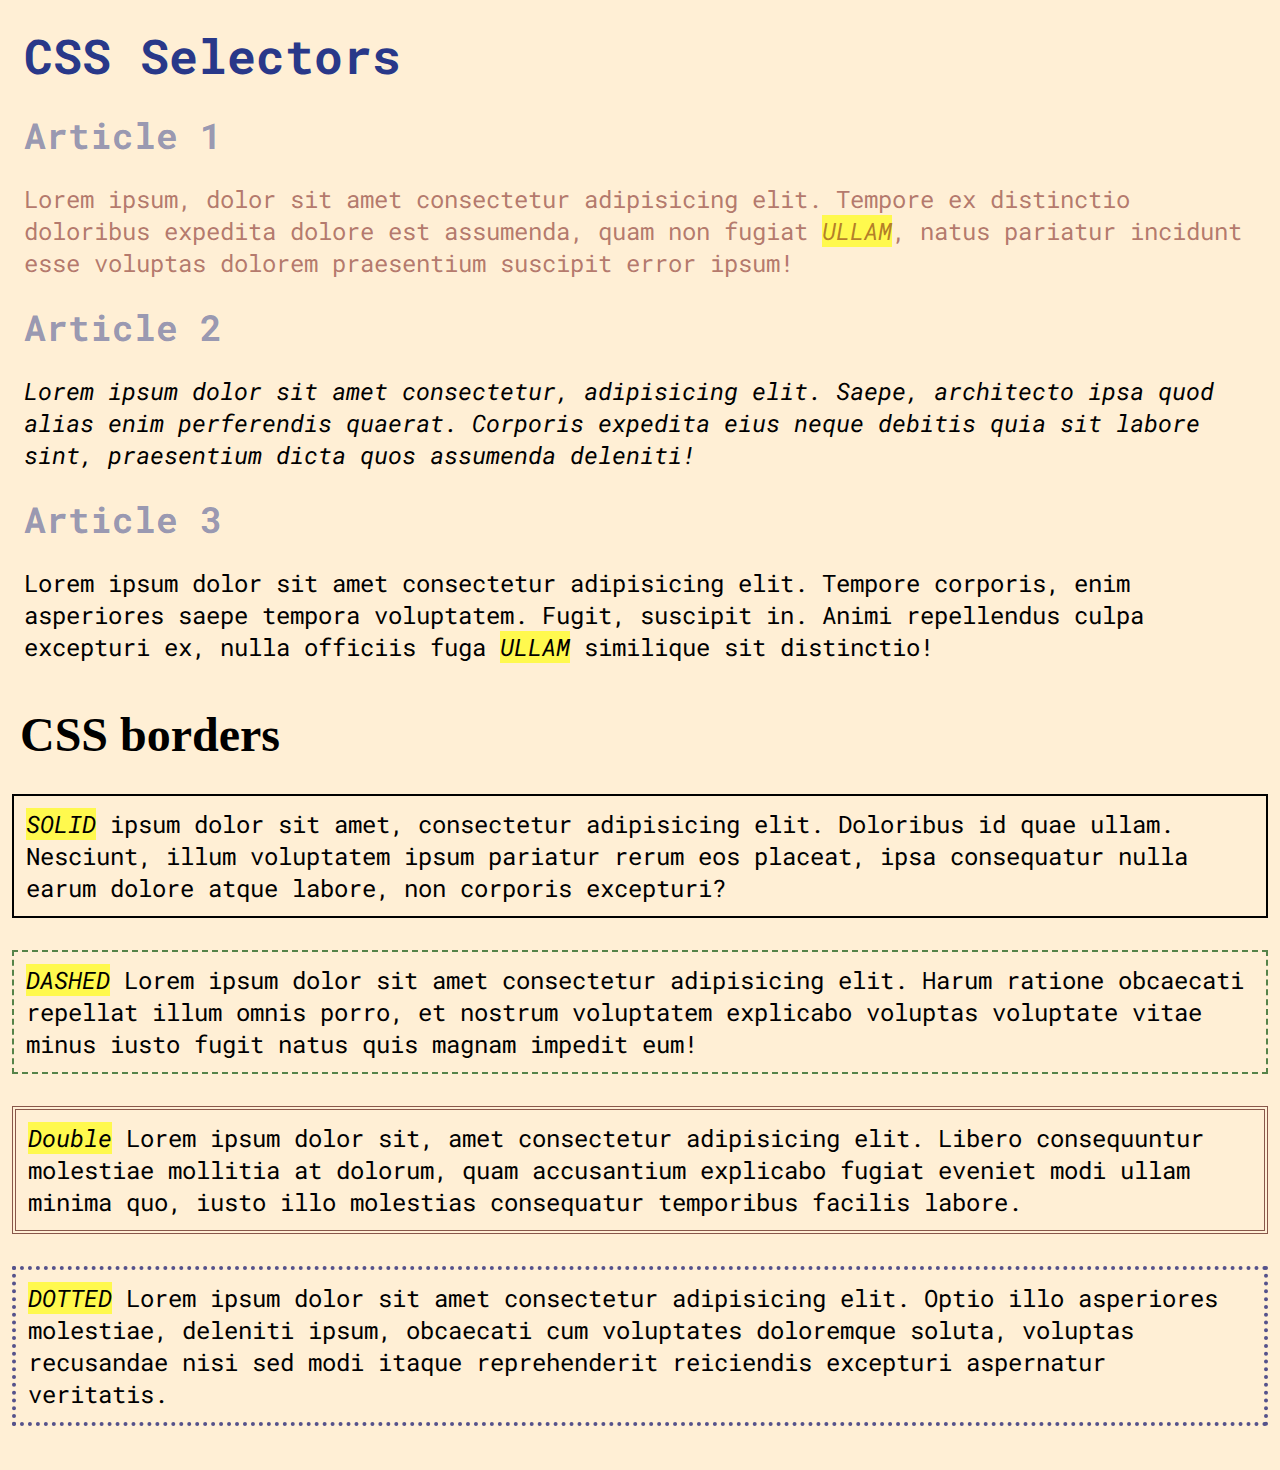
<file: 01-Selectors-Borders-BG/index.html>
<!DOCTYPE html>
<html lang="en">

<head>
    <meta charset="UTF-8">
    <meta name="viewport" content="width=device-width, initial-scale=1.0">
    <title>Document</title>
    <link rel="stylesheet" href="css/01-styles.css">
</head>

<body>
    <header>
        <h1 class="title">
            CSS Selectors
        </h1>
    </header>
    <section class="section-01">
        <h2 class="title-1">
            Article 1
        </h2>
        <p>
            Lorem ipsum, dolor sit amet consectetur adipisicing elit. Tempore ex distinctio doloribus expedita dolore
            est assumenda, quam non fugiat <span class="spam-sec-01">ullam</span>, natus pariatur incidunt esse voluptas
            dolorem praesentium suscipit
            error ipsum!
        </p>
    </section>
    <section class="section-02">
        <h2 class="title-2">
            Article 2
        </h2>
        <p>Lorem ipsum dolor sit amet consectetur, adipisicing elit. Saepe, architecto ipsa quod alias enim perferendis
            quaerat. Corporis expedita eius neque debitis quia sit labore sint, praesentium dicta quos assumenda
            deleniti!
        </p>
    </section>
    <section class="section-03">
        <h2 class="title-3">
            Article 3
        </h2>
        <p>Lorem ipsum dolor sit amet consectetur adipisicing elit. Tempore corporis, enim asperiores saepe tempora
            voluptatem. Fugit, suscipit in. Animi repellendus culpa excepturi ex, nulla officiis fuga <span class="spam-sec-03
            ">ullam</span> similique
            sit distinctio!
        </p>
    </section>
    <section class="section-04">
        <h1 class="css-border-title">
            CSS borders
        </h1>
        <p>
            <span class="span-border">SOLID</span> ipsum dolor sit amet, consectetur adipisicing elit. Doloribus id quae
            ullam. Nesciunt, illum
            voluptatem ipsum pariatur rerum eos placeat, ipsa consequatur nulla earum dolore atque labore, non corporis
            excepturi?
        </p>
        <p><span class="span-border">DASHED</span> Lorem ipsum dolor sit amet consectetur adipisicing elit. Harum
            ratione obcaecati repellat illum omnis porro,
            et nostrum voluptatem explicabo voluptas voluptate vitae minus iusto fugit natus quis magnam impedit eum!
        </p>
        <p><span class="span-border">Double</span> Lorem ipsum dolor sit, amet consectetur adipisicing elit. Libero
            consequuntur molestiae mollitia at dolorum,
            quam accusantium explicabo fugiat eveniet modi ullam minima quo, iusto illo molestias consequatur temporibus
            facilis labore.
        </p>
        <p><span class="span-border">DOTTED</span> Lorem ipsum dolor sit amet consectetur adipisicing elit. Optio illo
            asperiores molestiae, deleniti ipsum,
            obcaecati cum voluptates doloremque soluta, voluptas recusandae nisi sed modi itaque reprehenderit
            reiciendis excepturi aspernatur veritatis.
        </p>
    </section>
</body>

</html>
</file>
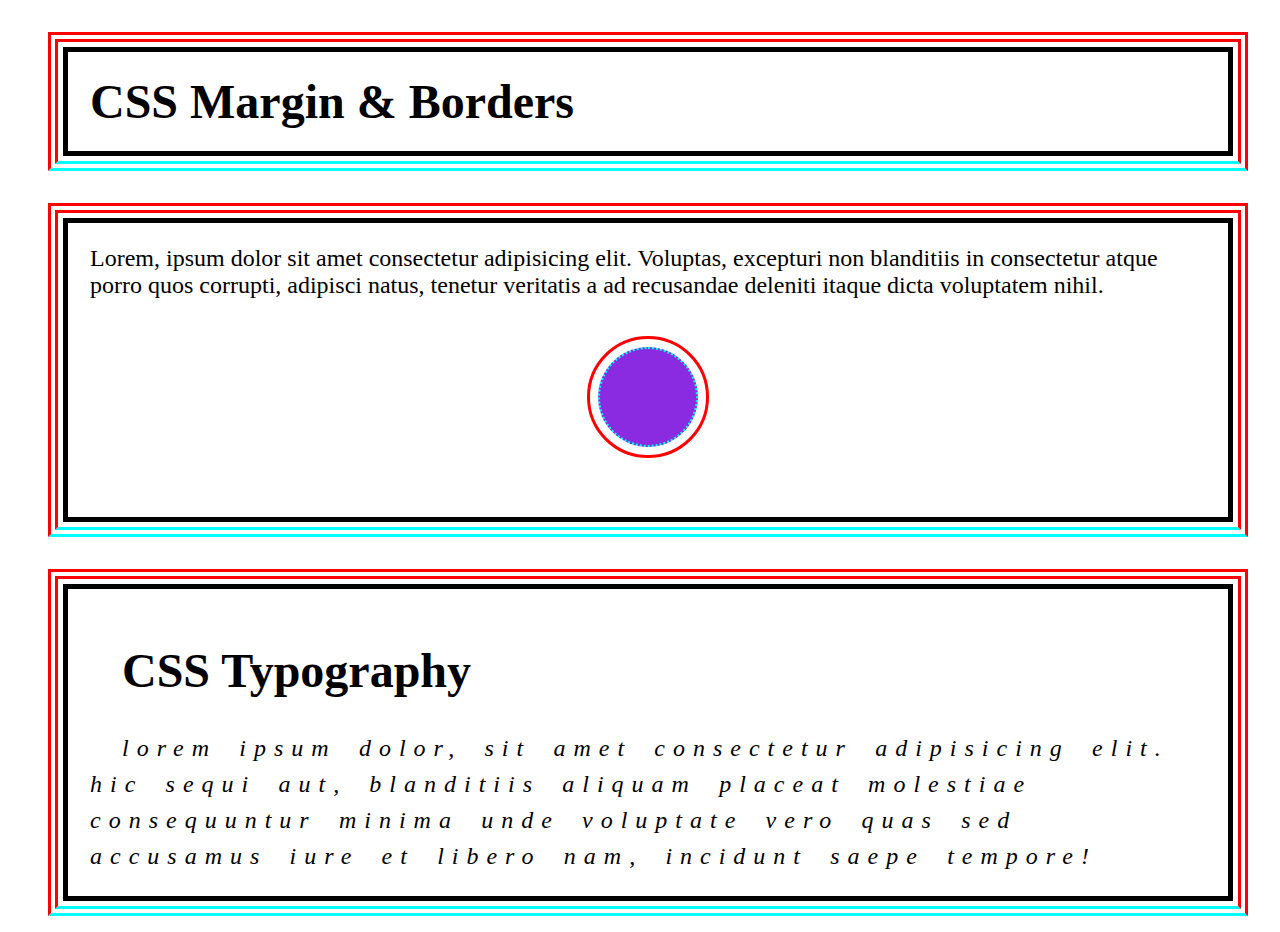
<file: 02-Outline-margin-border/index.html>
<!DOCTYPE html>
<html lang="en">

<head>
    <meta charset="UTF-8">
    <meta name="viewport" content="width=device-width, initial-scale=1.0">
    <title>Document</title>
    <link rel="stylesheet" href="css/02-styles.css">
</head>

<body>
    <header class="container">
        <h1 class="title">
            CSS Margin & Borders
        </h1>
    </header>
    <article class="container">
        <p>Lorem, ipsum dolor sit amet consectetur adipisicing elit. Voluptas, excepturi non blanditiis in consectetur
            atque porro quos corrupti, adipisci natus, tenetur veritatis a ad recusandae deleniti itaque dicta
            voluptatem nihil.
        </p>
        <div class="circle">
        </div>
    </article>
    <section class="container">

        <h1>CSS Typography</h1>
        <p>Lorem ipsum dolor, sit amet consectetur adipisicing elit. Hic sequi aut, blanditiis aliquam placeat molestiae
            consequuntur minima unde voluptate vero quas sed accusamus iure et libero nam, incidunt saepe tempore!
        </p>
    </section>
</body>

</html>
</file>
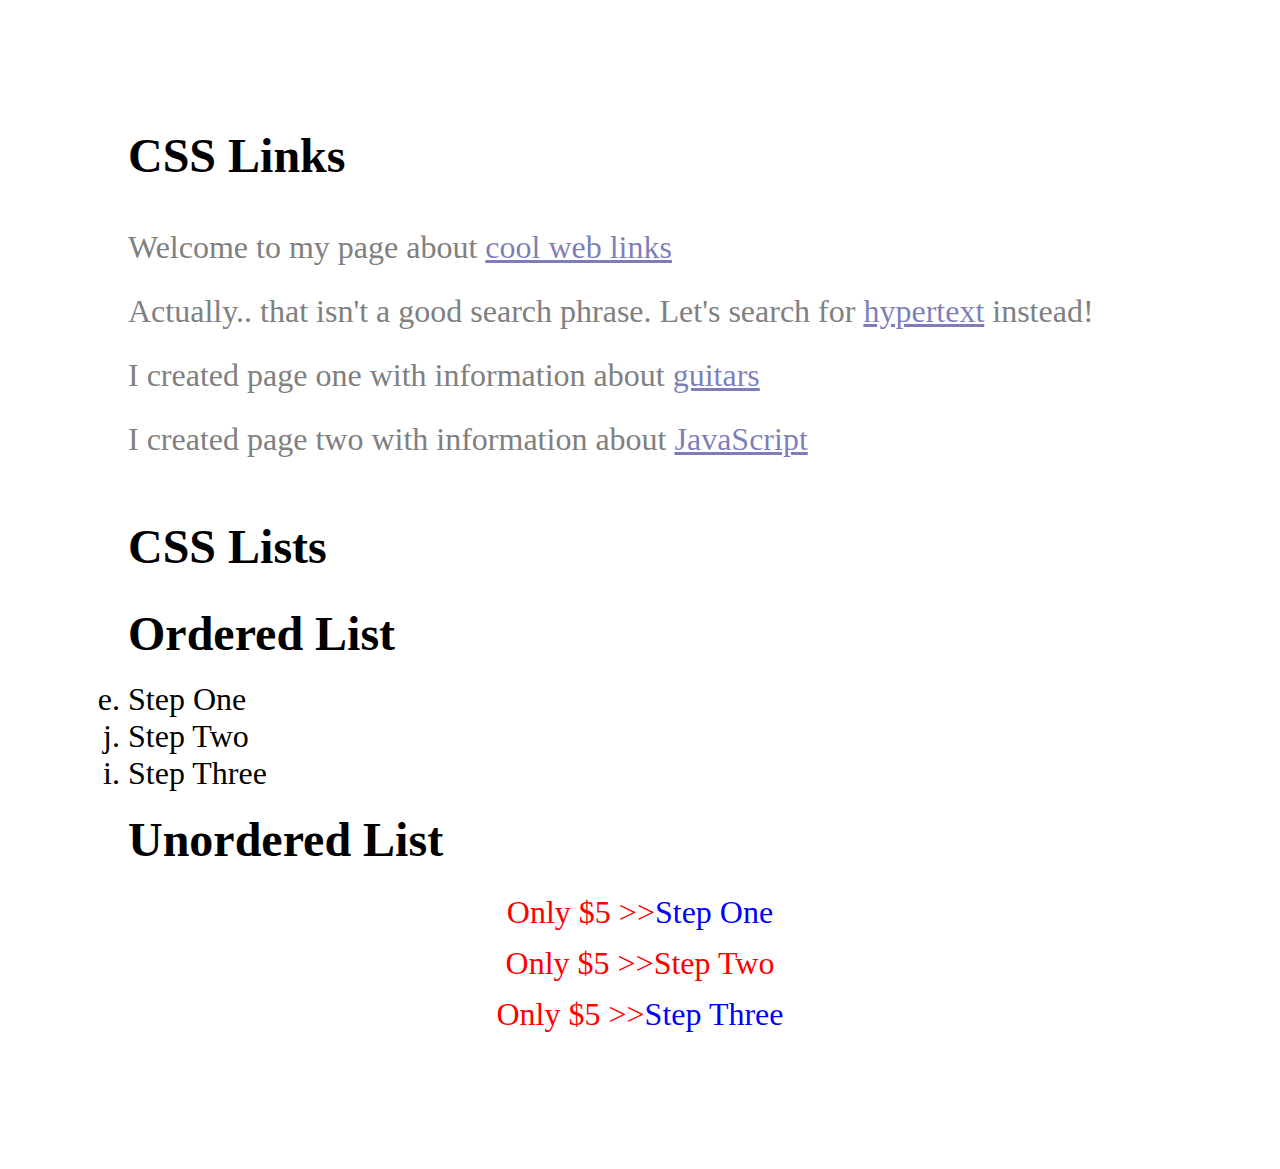
<file: 03-Links-list-style/index.html>
<!DOCTYPE html>
<html lang="en">

<head>
    <meta charset="UTF-8">
    <meta name="viewport" content="width=device-width, initial-scale=1.0">
    <title>CSS Links and List</title>
    <link rel="stylesheet" href="css/03-styles.css">
</head>

<body>
    <section>
        <h1 class="css-title">
            CSS Links
        </h1>
        <p> Welcome to my page about <a href="https://www.google.com/search?q=+web+links">cool web links</a></p>
        <p>Actually.. that isn't a good search phrase. Let's search for <a
                href="https://www.google.com/search?q=hypertext+links">hypertext</a>
            instead!</p>
        <p>I created page one with information about <a href="one.html">guitars</a></p>
        <p>I created page two with information about <a href="two.html">JavaScript</a></p>
    </section>
    <section class="section-02">
        <h1>CSS Lists</h1>
        <h2>Ordered List</h2>
        <ol start="5" reversed>
            <li>Step One</li>
            <li value="10">Step Two</li>
            <li>Step Three</li>
        </ol>
        <h2>Unordered List</h2>
        <ul>
            <li>Step One</li>
            <li>Step Two</li>
            <li>Step Three</li>
        </ul>
    </section>
</body>

</html>
</file>
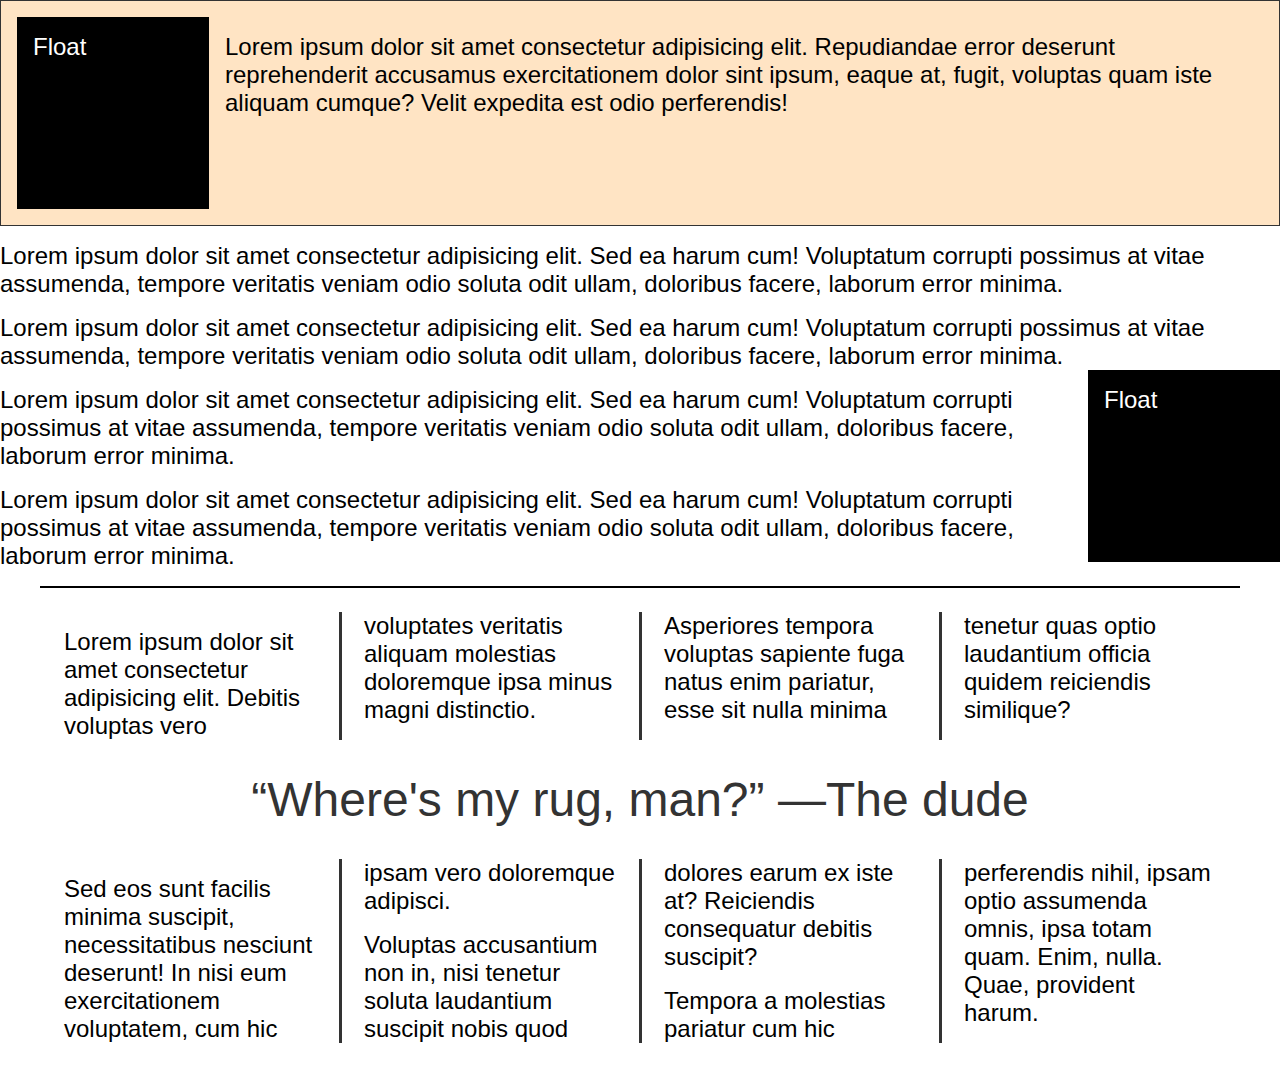
<file: 05-over-flow-columns-nowrap/index.html>
<!DOCTYPE html>
<html lang="en">

<head>
    <meta charset="UTF-8">
    <meta name="viewport" content="width=device-width, initial-scale=1.0">
    <title>Over Flow</title>
    <link rel="stylesheet" href="css/05-styles.css">
</head>

<body>
    <header>
        <div class="block left">Float</div>
        <p>Lorem ipsum dolor sit amet consectetur adipisicing elit. Repudiandae error deserunt reprehenderit accusamus
            exercitationem dolor sint ipsum, eaque at, fugit, voluptas quam iste aliquam cumque? Velit expedita est odio
            perferendis!
        </p>
    </header>
    <section class="section-01">
        <p>Lorem ipsum dolor sit amet consectetur adipisicing elit. Sed ea harum cum! Voluptatum corrupti possimus at
            vitae
            assumenda, tempore veritatis veniam odio soluta odit ullam, doloribus facere, laborum error minima.
        </p>
        <p>Lorem ipsum dolor sit amet consectetur adipisicing elit. Sed ea harum cum! Voluptatum corrupti possimus at
            vitae
            assumenda, tempore veritatis veniam odio soluta odit ullam, doloribus facere, laborum error minima.
        </p>
        <div class="block right">Float</div>
        <p>Lorem ipsum dolor sit amet consectetur adipisicing elit. Sed ea harum cum! Voluptatum corrupti possimus at
            vitae
            assumenda, tempore veritatis veniam odio soluta odit ullam, doloribus facere, laborum error minima.
        </p>
        <p>Lorem ipsum dolor sit amet consectetur adipisicing elit. Sed ea harum cum! Voluptatum corrupti possimus at
            vitae
            assumenda, tempore veritatis veniam odio soluta odit ullam, doloribus facere, laborum error minima.
        </p>
    </section>
    <section class="section-02 container">
        <p>
            Lorem ipsum dolor sit amet consectetur adipisicing elit. Debitis voluptas vero voluptates veritatis aliquam
            molestias doloremque ipsa minus magni distinctio.
        </p>
        <p>
            Asperiores tempora voluptas sapiente fuga natus enim pariatur, esse sit nulla minima tenetur quas optio
            laudantium officia quidem reiciendis similique?
        </p>
        <p class="quote">
            <q>Where's my rug, man?</q> <span class="nowrap">&#8212;The dude</span>
        </p>
        <p>
            Sed eos sunt facilis minima suscipit, necessitatibus nesciunt deserunt! In nisi eum exercitationem
            voluptatem, cum hic ipsam vero doloremque adipisci.
        </p>
        <p>
            Voluptas accusantium non in, nisi tenetur soluta laudantium suscipit nobis quod dolores earum ex iste at?
            Reiciendis consequatur debitis suscipit?
        </p>
        <p>
            Tempora a molestias pariatur cum hic perferendis nihil, ipsam optio assumenda omnis, ipsa totam quam. Enim,
            nulla. Quae, provident harum.
        </p>
    </section>
</body>

</html>
</file>
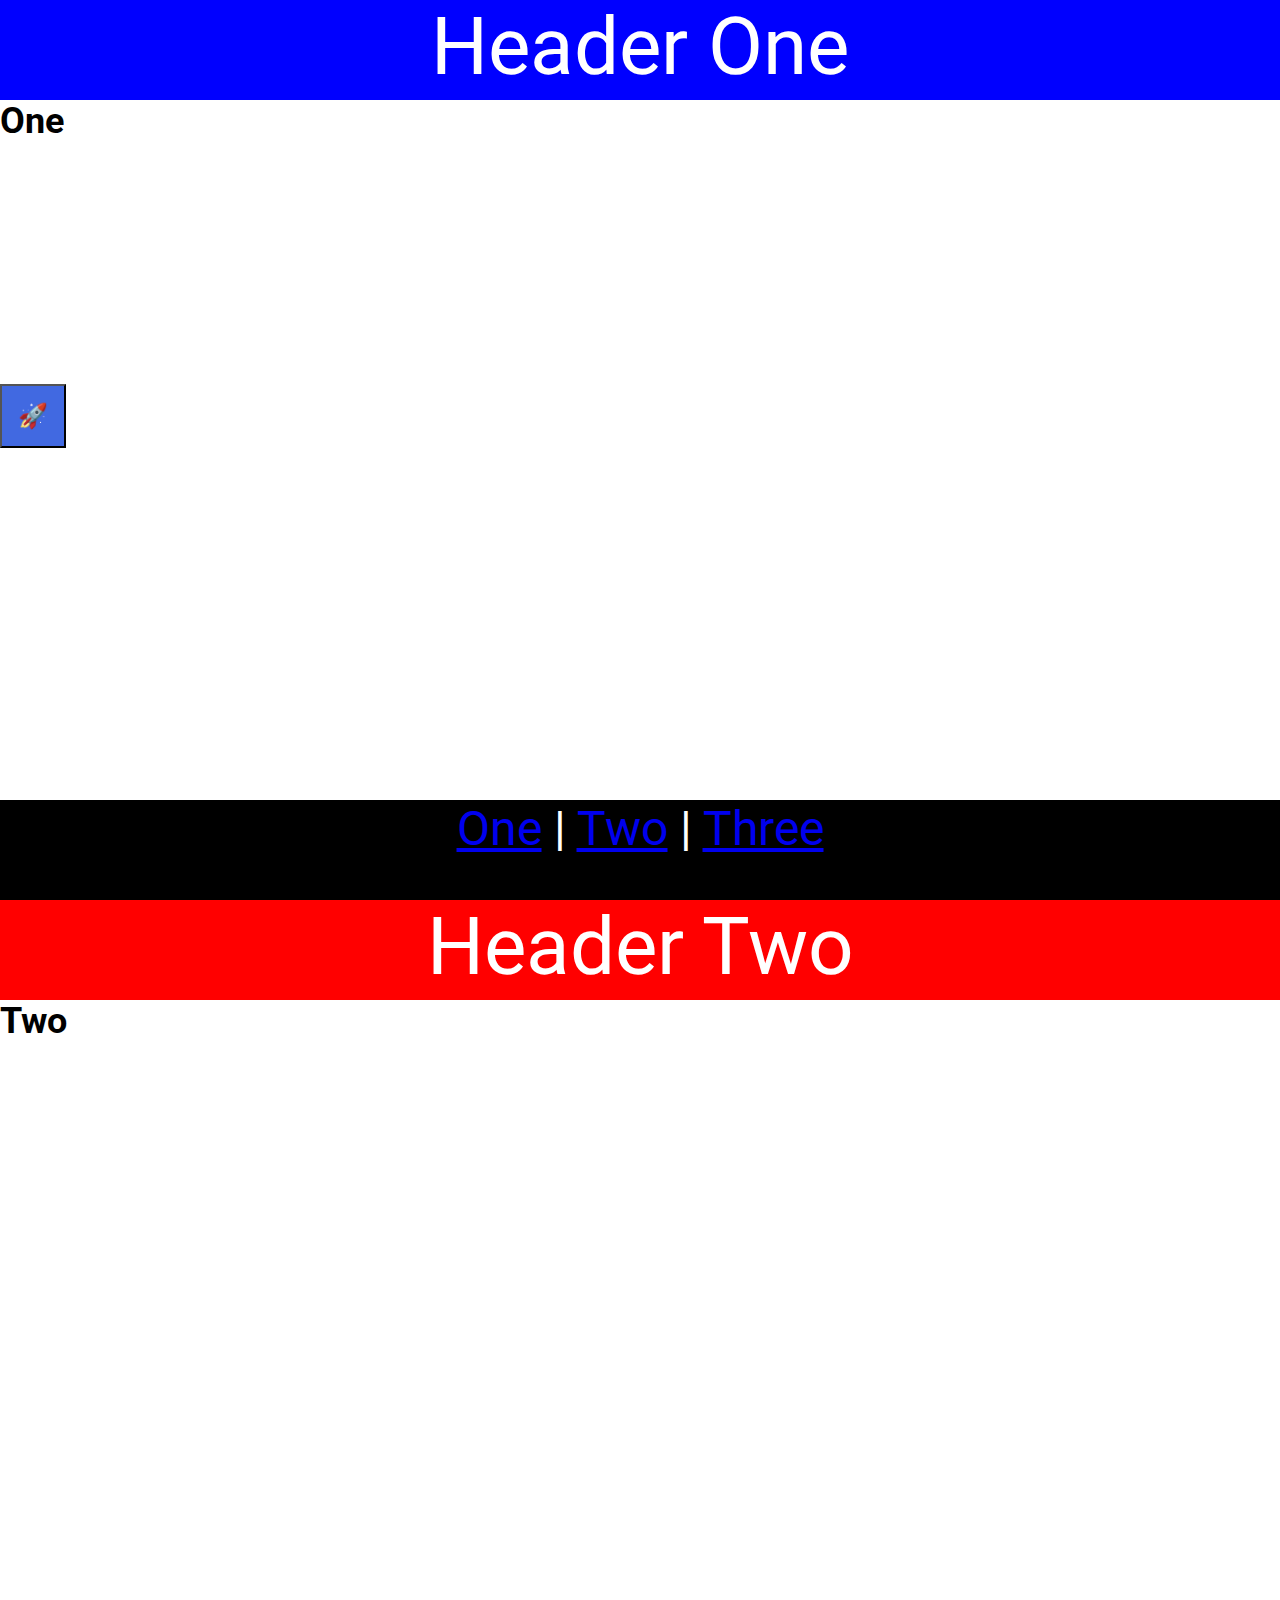
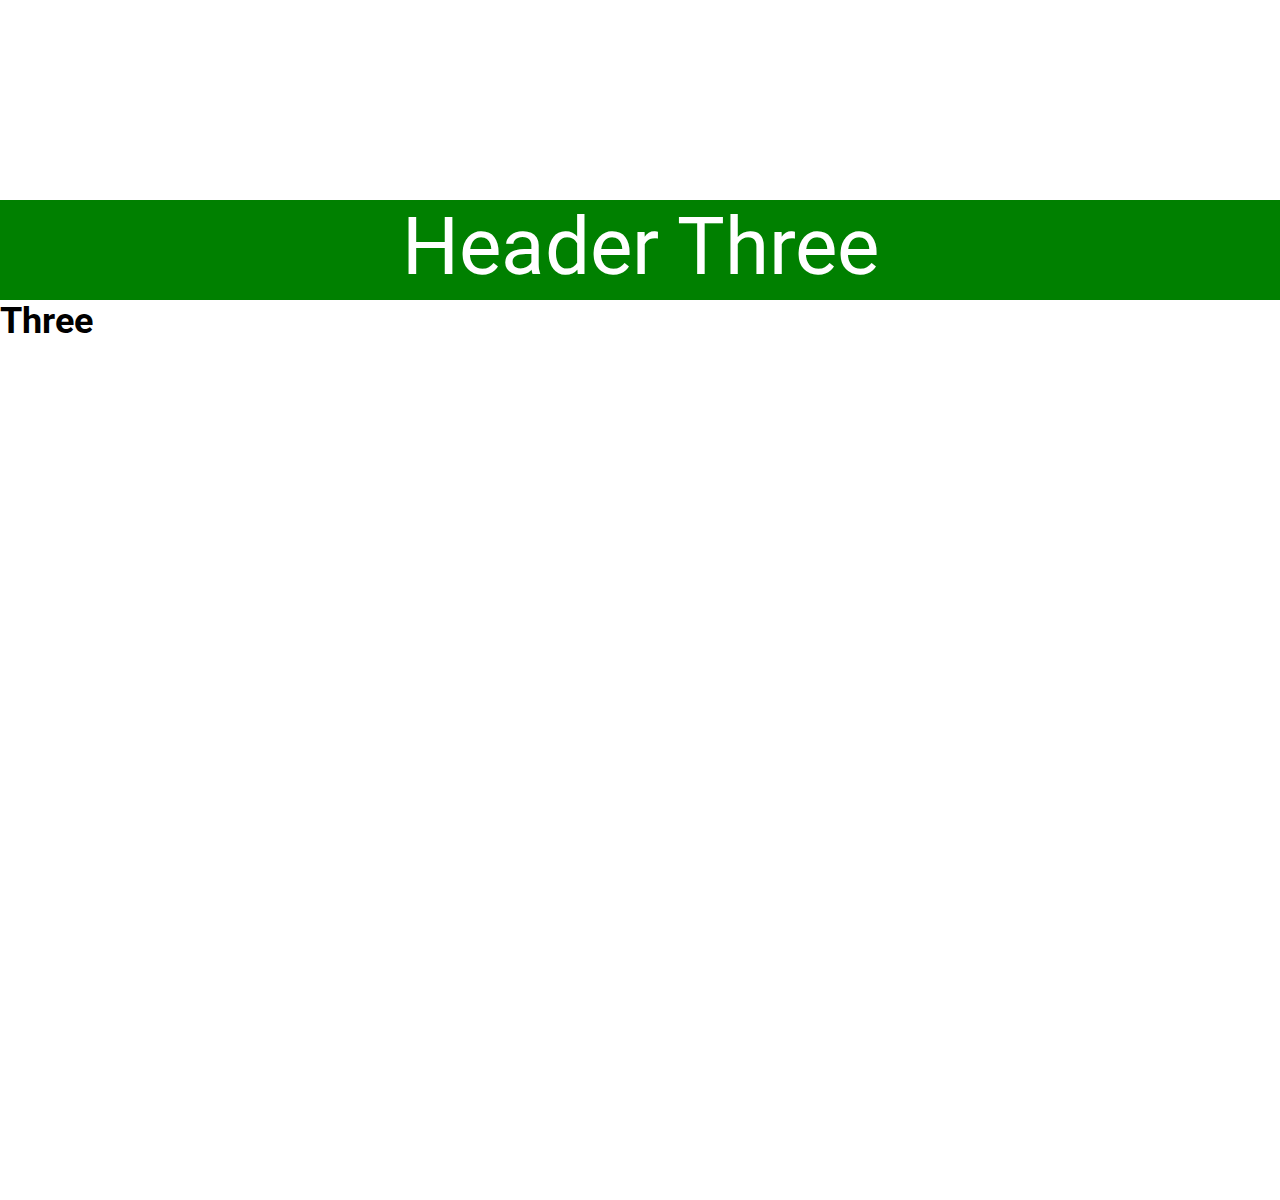
<file: 06-DIV-positions-Sticky/index.html>
<!DOCTYPE html>
<html lang="en">

<head>
    <meta charset="UTF-8">
    <meta name="viewport" content="width=device-width, initial-scale=1.0">
    <title>Document</title>
    <link rel="stylesheet" href="css/06-styles.css">
</head>

<body>
    <button class="social">🚀</button>
    <section id="one">
        <header class="blue">Header One</header>
        <h2>One</h2>
    </section>
    <section id="two">
        <header class="red">Header Two</header>
        <h2>Two</h2>
    </section>
    <section id="three">
        <header class="green">Header Three</header>
        <h2>Three</h2>
    </section>
    <footer>
        <a href="#one">One</a> |
        <a href="#two">Two</a> |
        <a href="#three">Three</a>
    </footer>
</body>

</html>
</file>
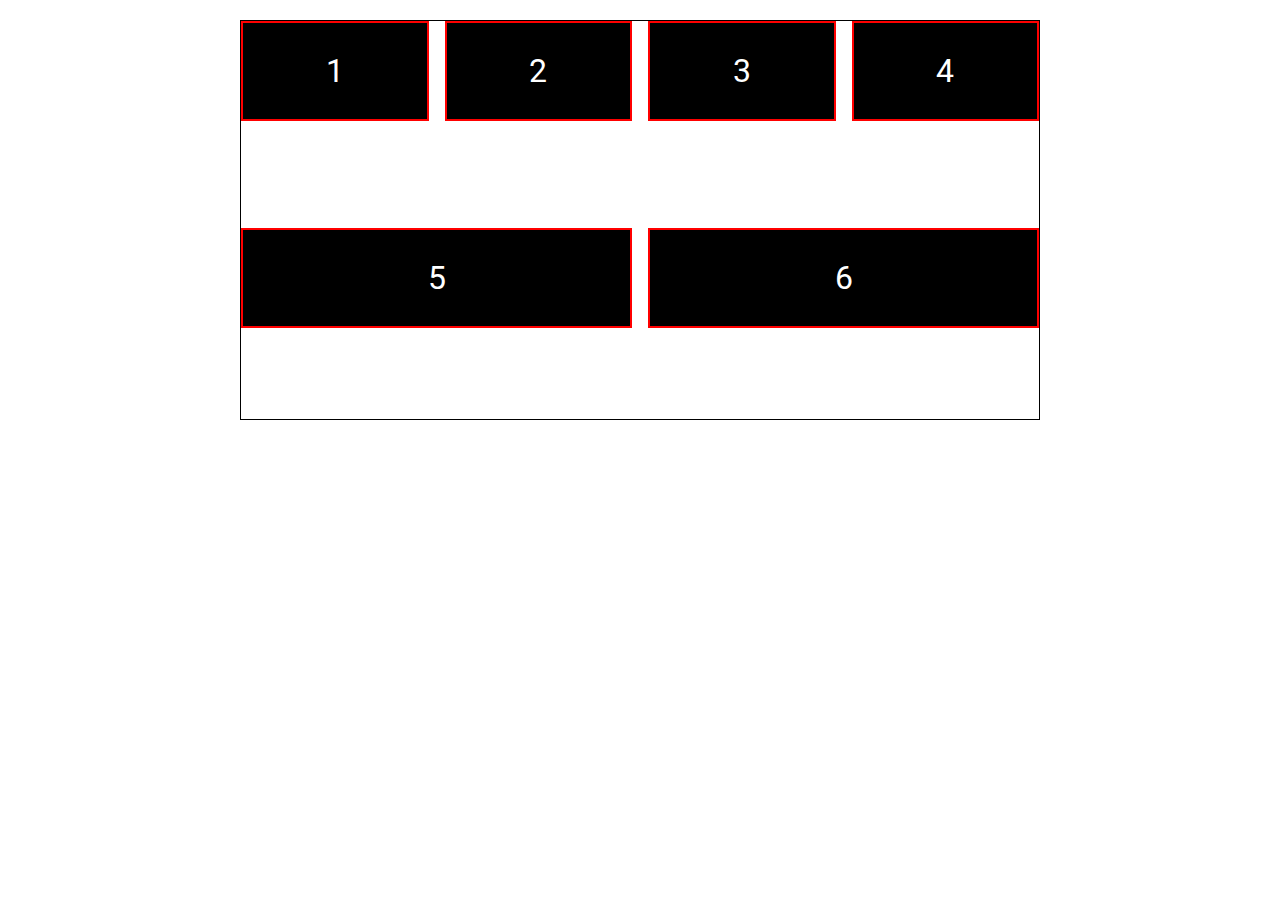
<file: 07-flex-box/index.html>
<!DOCTYPE html>
<html lang="en">

<head>
    <meta charset="UTF-8">
    <meta name="viewport" content="width=device-width, initial-scale=1.0">
    <title>Document</title>
    <link rel="stylesheet" href="css/07-styles.css">
</head>

<body>
    <main class="container">
        <div class="box">1</div>
        <div class="box">2</div>
        <div class="box">3</div>
        <div class="box">4</div>
        <div class="box">5</div>
        <div class="box">6</div>
    </main>
</body>

</html>
</file>
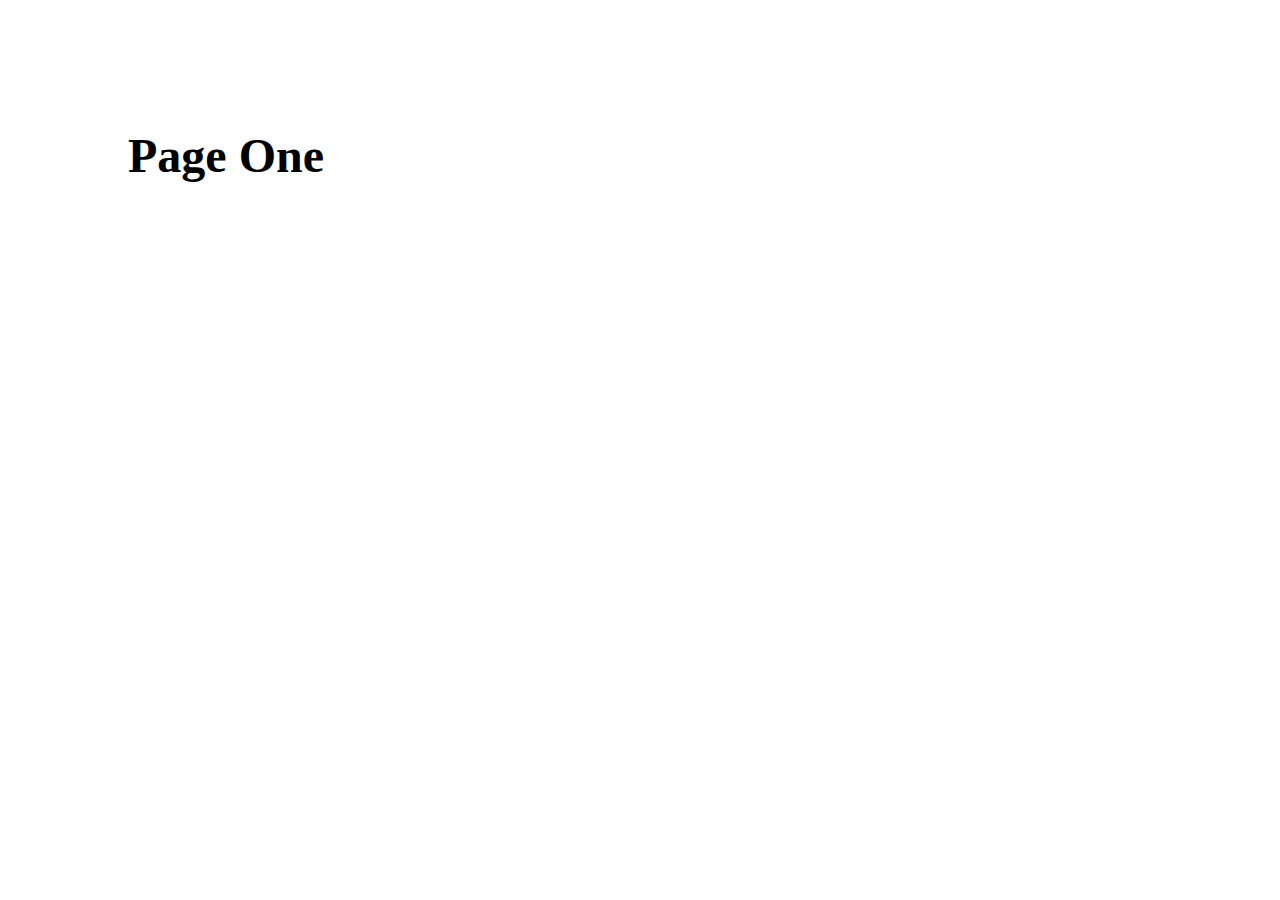
<file: 03-Links-list-style/one.html>
<!DOCTYPE html>
<html lang="en">

<head>
    <meta charset="UTF-8">
    <meta name="viewport" content="width=device-width, initial-scale=1.0">
    <title>Document</title>
    <link rel="stylesheet" href="css/03-styles.css">
</head>

<body>
    <header>
        <h1>Page One</h1>
    </header>
</body>

</html>
</file>
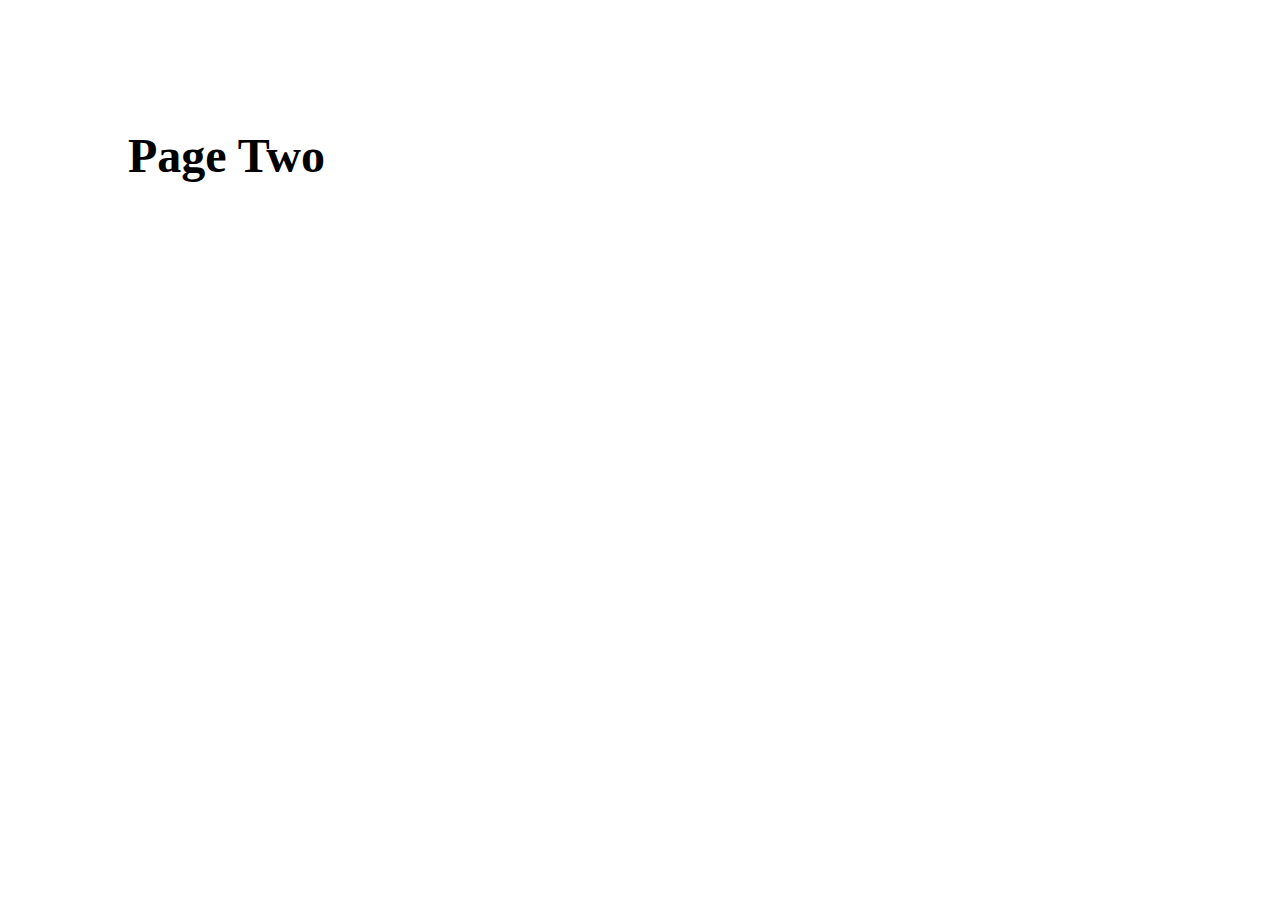
<file: 03-Links-list-style/two.html>
<!DOCTYPE html>
<html lang="en">

<head>
    <meta charset="UTF-8">
    <meta name="viewport" content="width=device-width, initial-scale=1.0">
    <title>Document</title>
    <link rel="stylesheet" href="css/03-styles.css">
</head>

<body>
    <header>
        <h1>Page Two</h1>
    </header>
</body>

</html>
</file>
<file: 01-Selectors-Borders-BG/css/01-styles.css>
/* || IMPORTS*/
/*Google font Open Sans*/
@import url('https://fonts.googleapis.com/css2?family=Open+Sans:ital,wght@0,300..800;1,300..800&display=swap');

/*Google font Roboto Mono*/
@import url('https://fonts.googleapis.com/css2?family=Open+Sans:ital,wght@0,300..800;1,300..800&family=Roboto+Mono:ital,wght@0,100..700;1,100..700&display=swap');

/*Google font Playfair Display*/
@import url('https://fonts.googleapis.com/css2?family=Open+Sans:ital,wght@0,300..800;1,300..800&family=Playfair+Display:ital,wght@0,400..900;1,400..900&family=Roboto+Mono:ital,wght@0,100..700;1,100..700&display=swap');


/* || RESET */
*,
*::before,
*::after {
    box-sizing: border-box;
    padding: 0;
    margin: 0;
}

/* || VARIABLES*/
:root {
    /* FONTS */
    --FF-OPEN-SANS: "Open Sans", sans-serif;
    --FF-ROBOTO-MONO: "Roboto Mono", monospace;
    --FF-PLAYFAIR-DISPLAY: "Playfair Display", serif;
    --FS: 1.5rem;
    --FS-XL: 3rem;

    /*  COLORS */
    --DARK-BLUE-COLOR: hsl(231, 54%, 35%);
    --LIGH-BLUE-COLOR: hsla(231, 54%, 35%, 0.486);
    --LIGHT-COLOR: whitesmoke;
    --SPAM-BG-COLOR: rgba(255, 255, 0, 0.637);
    --PAPAYA-COLOR: papayawhip;

    /* GENERAL */
    --PADDING: 0.75rem;
}

body {
    font: var(--FS) var(--FF-ROBOTO-MONO);
    background-color: var(--PAPAYA-COLOR);
    padding: var(--PADDING);
}

h1 {
    color: var(--DARK-BLUE-COLOR);
    padding: var(--PADDING);
}

h2 {
    color: var(--LIGH-BLUE-COLOR);
    padding: var(--PADDING);
}

p {
    padding: var(--PADDING);
}

.section-01 p {
    color: hsla(0, 91%, 22%, 0.521)
}

.section-02 p {
    font-style: italic;
}

.spam-sec-01 {
    background-color: var(--SPAM-BG-COLOR);
    text-transform: uppercase;
    font-style: italic;
}

.spam-sec-03 {
    background-color: var(--SPAM-BG-COLOR);
    text-transform: uppercase;
    font-style: italic;
}

.css-border-title {
    color: #000;
    font-family: 'Times New Roman', Times, serif;
    font-size: 48px;
    padding: 2rem 2rem 2rem 0.5rem;
}

.section-04 p {
    margin-bottom: 2rem;
}

.section-04 p:nth-child(2) {
    border: 2px solid #000;
}

.section-04 p:nth-child(3) {
    border: 2px dashed rgba(16, 87, 16, 0.705);
}

.section-04 p:nth-child(4) {
    border: 4px double rgba(87, 24, 16, 0.705);
}

.section-04 p:nth-child(5) {
    border: 4px dotted rgba(15, 17, 109, 0.705);
}

.span-border {
    background-color: var(--SPAM-BG-COLOR);
    font-style: italic;
}
</file>
<file: 02-Outline-margin-border/css/02-styles.css>
@import url('https://fonts.googleapis.com/css2?family=Roboto:ital,wght@0,100;0,300;0,400;0,500;0,700;0,900;1,100;1,300;1,400;1,500;1,700;1,900&display=swap');

*,
*::before,
*::after {

    box-sizing: border-box;
    margin: 0;
    padding: 0;

}

.title {
    font-size: 48px;
}

p {
    font-size: 1.5rem;
}

.container {
    padding: 2rem;
    margin: 2rem 2rem 1rem 3rem;
    border: 10px double red;
    border-bottom-color: cyan;
    outline: 5px solid black;
    outline-offset: -20px;
}

.circle {
    margin: 3rem auto;
    width: 100px;
    height: 100px;
    border: 2px dotted cyan;
    background-color: blueviolet;
    border-radius: 50px;
    outline: 3px solid red;
    outline-offset: 0.5rem;
}

section h1 {
    padding: 2rem;
    font-size: 48px;
}

section p {
    line-height: 1.5;
    text-indent: 2rem;
    text-transform: lowercase;
    word-spacing: 0.515rem;
    letter-spacing: 0.5rem;
    font-weight: normal;
    font-style: oblique;
}
</file>
<file: 03-Links-list-style/css/03-styles.css>
@import url('https://fonts.googleapis.com/css2?family=Roboto&display=swap');

*,
*::before,
*::after {
    padding: 0;
    margin: 0;
    box-sizing: border-box;
}

body {
    padding: 10%;
    font-size: 2rem;
    font-family: 'Roboto', sans-serif:
}

.section {
    opacity: 0.5;
}

h1 {
    font-size: 48px;
    margin-bottom: 2rem;
}

p {
    line-height: 2;
    color: gray;
    font-size: 2rem;
}

a {
    color: hsla(240, 50%, 37%, 0.623);
}

a:hover,
a:focus {
    color: hsla(240, 50%, 37%, 0.423);
}

a:active {
    color: green;
}


.section-02 {
    margin-top: 3rem;
}

.section-02 h2 {
    margin: 20px 0 20px 0;
}

ol {
    list-style-type: lower-alpha;
    padding: 0;
}

ul {
    list-style-type: square;
    text-align: center;
    color: blue;
    list-style-position: inside;
    line-height: 1.6;
}

ul li:nth-child(even) {
    color: red;
}

ul ::marker {
    color: red;
    font-family: fantasy;
    font-size: 1em;
    content: "Only $5 >>";
}
</file>
<file: 05-over-flow-columns-nowrap/css/05-styles.css>
*,
*::before,
*::after {
    margin: 0;
    padding: 0;
    box-sizing: border-box;
}

body {
    font-size: 1.5rem;
    font-family: "Roboto", sans-serif;

}

p {
    margin-top: 1rem;
}

.container {
    padding: 1.5rem;
    margin: auto;
    max-width: 1200px;
    /* column-count: 4;
  column-width: 250px; */
    columns: 4 250px;
    column-rule: 3px solid #333;
    column-gap: 3rem;
}

header {
    background-color: bisque;
    border: 1px solid #333;
    padding: 1rem;
    overflow: auto;
    /*  Both does the same function */
    display: flow-root;
}

.block {
    width: 15vw;
    height: 15vw;
    background-color: black;
    color: #FFF;
    padding: 1rem;
}

.left {
    float: left;
    margin-right: 1rem;
}

.right {
    float: right;
    margin-left: 1rem;
}

.section-02 {
    border-top: 2px solid #000;
    margin-top: 1rem;
}

.section-02 .quote {
    margin-top: 2rem;
    margin-bottom: 2rem;
    font-size: 3rem;
    text-align: center;
    color: #333;
    column-span: all;

}

.nowrap {
    white-space: nowrap;
}
</file>
<file: 06-DIV-positions-Sticky/css/06-styles.css>
@import url("https://fonts.googleapis.com/css2?family=Roboto&family=Lobster&display=swap");

*,
*::before,
*::after {
    margin: 0;
    padding: 0;
    box-sizing: border-box;
}

body {
    font-family: "Roboto", sans-serif;
    font-size: 1.5rem;
    min-height: 200vh;
}

.blue {
    background-color: blue;
}

.red {
    background-color: red;
}

.green {
    background-color: green;
}

header,
footer {
    color: white;
    height: 100px;
    text-align: center;
}

header {
    position: sticky;
    font-size: 5rem;
    top: 0;
}

section {
    height: 100vh;
}

footer {
    position: sticky;
    background-color: #000;
    font-size: 3rem;
    bottom: 0;
}



.social {
    margin-top: 30%;
    z-index: 1;
    position: fixed;
    background-color: royalblue;
    color: #fff;
    font-size: inherit;
    padding: 1rem;
    position: fixed;
}

a:visited {
    color: #fff;
}
</file>
<file: 07-flex-box/css/07-styles.css>
@import url("https://fonts.googleapis.com/css2?family=Roboto&display=swap");

*,
*::before,
*::after {
    margin: 0;
    padding: 0;
    box-sizing: border-box;
}

body {
    font-family: "Roboto", sans-serif;
    min-height: 100vh;
    padding: 20px;
}

.container {
    max-width: 800px;
    min-height: 400px;
    margin-inline: auto;
    border: 1px solid #000;
    display: flex;
    justify-content: center;
    gap: 1rem;
    flex-flow: row wrap;
    align-content: row;
    align-items: row;

}

.box {
    height: 100px;
    border: 2px solid red;
    background-color: #000;
    color: white;
    font-size: 2rem;
    padding: 0.5rem;
    text-align: center;
    justify-content: center;
    align-items: center;
    display: flex;
    flex: 1 1 150px;
}
</file>
